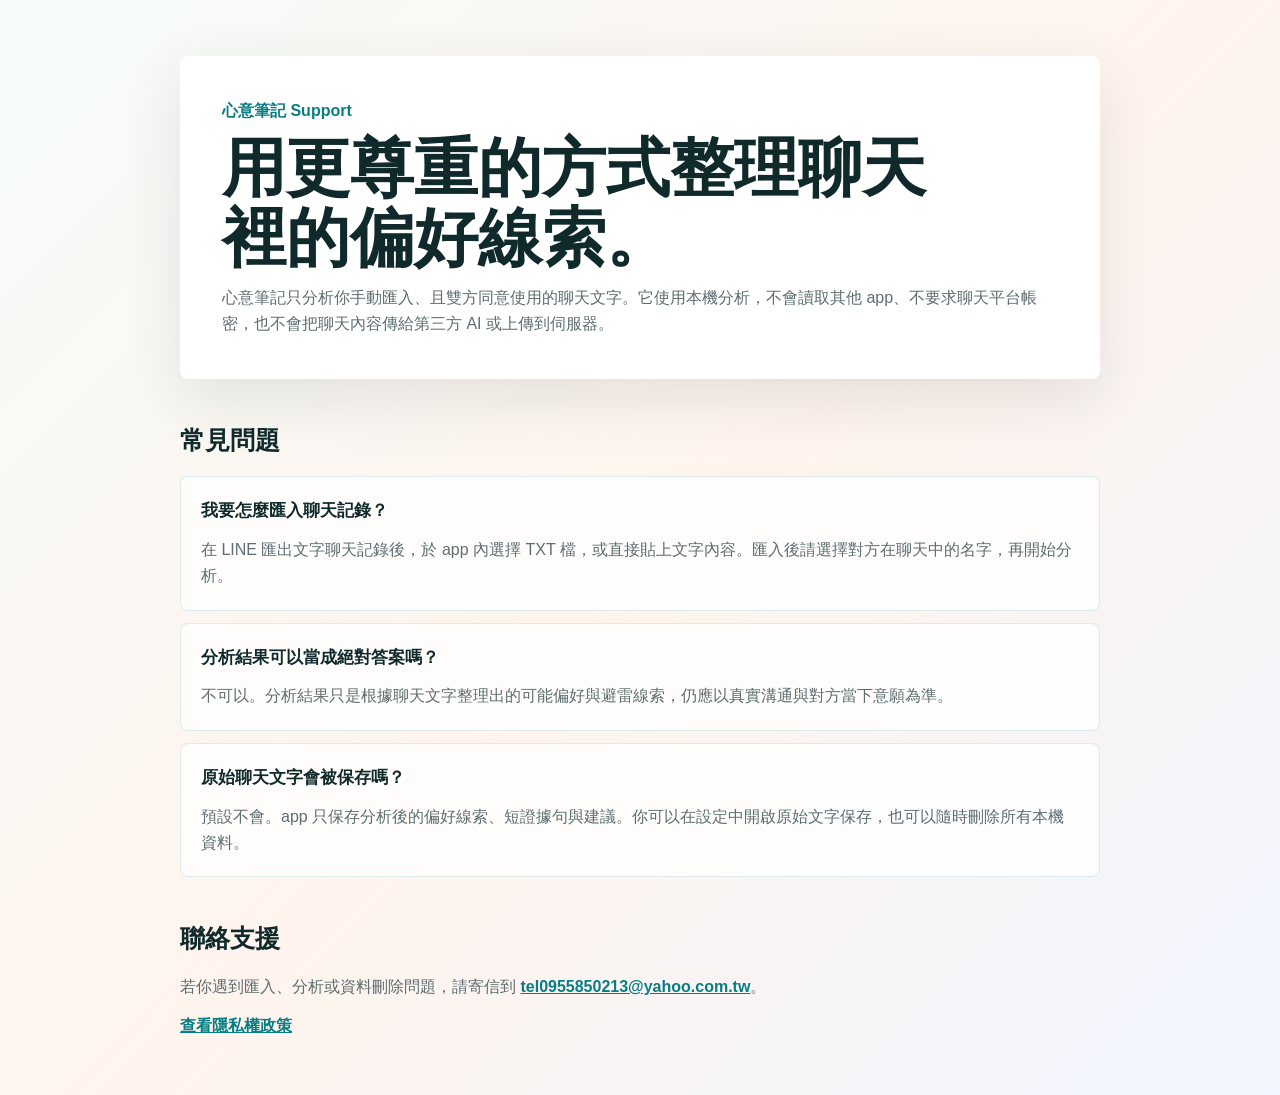
<file: index.html>
<!doctype html>
<html lang="zh-Hant">
<head>
  <meta charset="utf-8">
  <meta name="viewport" content="width=device-width, initial-scale=1">
  <title>心意筆記 Support</title>
  <meta name="description" content="心意筆記支援頁面：本機聊天偏好分析、匯入說明與聯絡資訊。">
  <link rel="stylesheet" href="site.css">
</head>
<body>
  <main class="shell">
    <section class="hero">
      <p class="eyebrow">心意筆記 Support</p>
      <h1>用更尊重的方式整理聊天裡的偏好線索。</h1>
      <p>心意筆記只分析你手動匯入、且雙方同意使用的聊天文字。它使用本機分析，不會讀取其他 app、不要求聊天平台帳密，也不會把聊天內容傳給第三方 AI 或上傳到伺服器。</p>
    </section>

    <section>
      <h2>常見問題</h2>
      <article>
        <h3>我要怎麼匯入聊天記錄？</h3>
        <p>在 LINE 匯出文字聊天記錄後，於 app 內選擇 TXT 檔，或直接貼上文字內容。匯入後請選擇對方在聊天中的名字，再開始分析。</p>
      </article>
      <article>
        <h3>分析結果可以當成絕對答案嗎？</h3>
        <p>不可以。分析結果只是根據聊天文字整理出的可能偏好與避雷線索，仍應以真實溝通與對方當下意願為準。</p>
      </article>
      <article>
        <h3>原始聊天文字會被保存嗎？</h3>
        <p>預設不會。app 只保存分析後的偏好線索、短證據句與建議。你可以在設定中開啟原始文字保存，也可以隨時刪除所有本機資料。</p>
      </article>
    </section>

    <section>
      <h2>聯絡支援</h2>
      <p>若你遇到匯入、分析或資料刪除問題，請寄信到 <a href="mailto:tel0955850213@yahoo.com.tw">tel0955850213@yahoo.com.tw</a>。</p>
      <p><a href="privacy.html">查看隱私權政策</a></p>
    </section>
  </main>
</body>
</html>
</file>
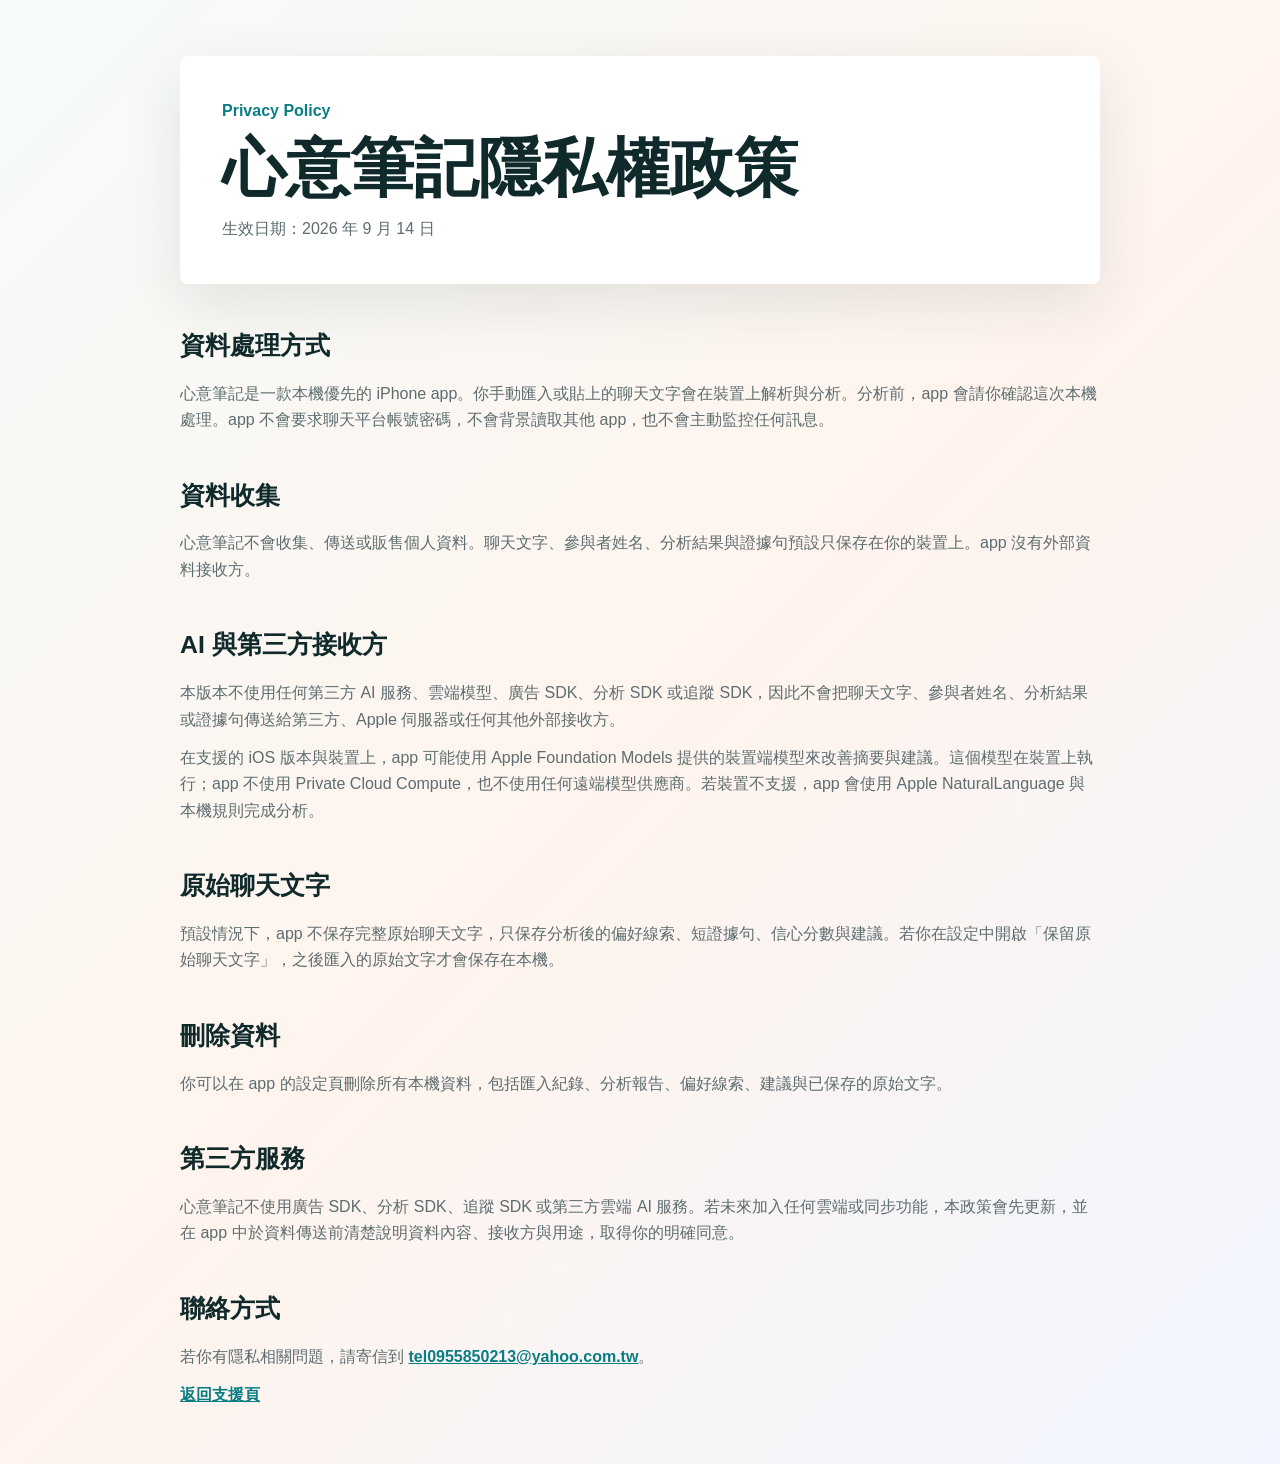
<file: privacy.html>
<!doctype html>
<html lang="zh-Hant">
<head>
  <meta charset="utf-8">
  <meta name="viewport" content="width=device-width, initial-scale=1">
  <title>心意筆記 Privacy Policy</title>
  <meta name="description" content="心意筆記隱私權政策。">
  <link rel="stylesheet" href="site.css">
</head>
<body>
  <main class="shell">
    <section class="hero">
      <p class="eyebrow">Privacy Policy</p>
      <h1>心意筆記隱私權政策</h1>
      <p>生效日期：2026 年 9 月 14 日</p>
    </section>

    <section>
      <h2>資料處理方式</h2>
      <p>心意筆記是一款本機優先的 iPhone app。你手動匯入或貼上的聊天文字會在裝置上解析與分析。分析前，app 會請你確認這次本機處理。app 不會要求聊天平台帳號密碼，不會背景讀取其他 app，也不會主動監控任何訊息。</p>
    </section>

    <section>
      <h2>資料收集</h2>
      <p>心意筆記不會收集、傳送或販售個人資料。聊天文字、參與者姓名、分析結果與證據句預設只保存在你的裝置上。app 沒有外部資料接收方。</p>
    </section>

    <section>
      <h2>AI 與第三方接收方</h2>
      <p>本版本不使用任何第三方 AI 服務、雲端模型、廣告 SDK、分析 SDK 或追蹤 SDK，因此不會把聊天文字、參與者姓名、分析結果或證據句傳送給第三方、Apple 伺服器或任何其他外部接收方。</p>
      <p>在支援的 iOS 版本與裝置上，app 可能使用 Apple Foundation Models 提供的裝置端模型來改善摘要與建議。這個模型在裝置上執行；app 不使用 Private Cloud Compute，也不使用任何遠端模型供應商。若裝置不支援，app 會使用 Apple NaturalLanguage 與本機規則完成分析。</p>
    </section>

    <section>
      <h2>原始聊天文字</h2>
      <p>預設情況下，app 不保存完整原始聊天文字，只保存分析後的偏好線索、短證據句、信心分數與建議。若你在設定中開啟「保留原始聊天文字」，之後匯入的原始文字才會保存在本機。</p>
    </section>

    <section>
      <h2>刪除資料</h2>
      <p>你可以在 app 的設定頁刪除所有本機資料，包括匯入紀錄、分析報告、偏好線索、建議與已保存的原始文字。</p>
    </section>

    <section>
      <h2>第三方服務</h2>
      <p>心意筆記不使用廣告 SDK、分析 SDK、追蹤 SDK 或第三方雲端 AI 服務。若未來加入任何雲端或同步功能，本政策會先更新，並在 app 中於資料傳送前清楚說明資料內容、接收方與用途，取得你的明確同意。</p>
    </section>

    <section>
      <h2>聯絡方式</h2>
      <p>若你有隱私相關問題，請寄信到 <a href="mailto:tel0955850213@yahoo.com.tw">tel0955850213@yahoo.com.tw</a>。</p>
      <p><a href="index.html">返回支援頁</a></p>
    </section>
  </main>
</body>
</html>
</file>
<file: site.css>
:root {
  color-scheme: light;
  --ink: #102a2c;
  --muted: #5d6d70;
  --accent: #087e84;
  --warm: #f59d6c;
  --paper: #ffffff;
  --wash: #f4f8f7;
}

* {
  box-sizing: border-box;
}

body {
  margin: 0;
  font-family: -apple-system, BlinkMacSystemFont, "Segoe UI", sans-serif;
  color: var(--ink);
  background: linear-gradient(135deg, #f5fbf9, #fff4ed 52%, #f0f5ff);
  line-height: 1.65;
}

a {
  color: var(--accent);
  font-weight: 700;
}

.shell {
  width: min(920px, calc(100% - 32px));
  margin: 0 auto;
  padding: 56px 0;
}

.hero {
  padding: 42px;
  border-radius: 8px;
  background: var(--paper);
  box-shadow: 0 20px 60px rgba(16, 42, 44, 0.10);
}

.eyebrow {
  margin: 0 0 10px;
  color: var(--accent);
  font-weight: 800;
  letter-spacing: 0;
}

h1 {
  margin: 0;
  max-width: 760px;
  font-size: clamp(2rem, 5vw, 4rem);
  line-height: 1.08;
  letter-spacing: 0;
}

h2 {
  margin: 42px 0 14px;
  font-size: 1.55rem;
  letter-spacing: 0;
}

h3 {
  margin: 0 0 6px;
  font-size: 1.05rem;
}

p {
  margin: 12px 0 0;
  color: var(--muted);
}

article {
  padding: 20px;
  margin: 12px 0;
  background: rgba(255, 255, 255, 0.78);
  border: 1px solid rgba(8, 126, 132, 0.14);
  border-radius: 8px;
}

@media (max-width: 640px) {
  .shell {
    width: min(100% - 24px, 920px);
    padding: 28px 0;
  }

  .hero {
    padding: 26px;
  }
}
</file>
